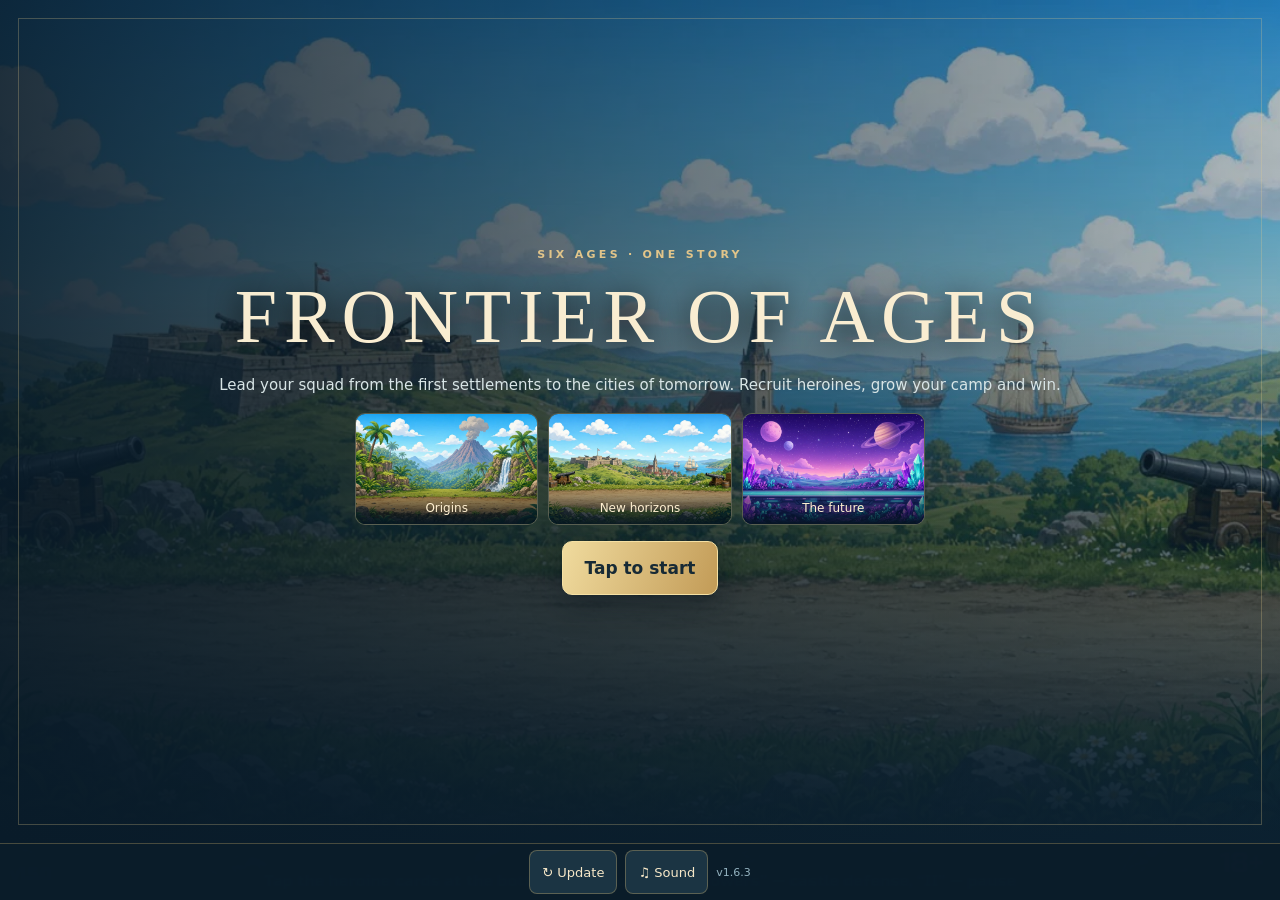
<file: index.html>
<!doctype html><html lang="ru"><head><meta charset="utf-8"><meta name="viewport" content="width=device-width,initial-scale=1,viewport-fit=cover"><meta name="apple-mobile-web-app-capable" content="yes"><meta name="apple-mobile-web-app-status-bar-style" content="black-translucent"><meta name="theme-color" content="#0b1527"><title>Рубеж Эпох</title><link rel="manifest" href="index.manifest.json"><link rel="apple-touch-icon" href="index.apple-touch-icon.png"><link rel="icon" href="index.icon.png"><style>
*{box-sizing:border-box}html,body{margin:0;width:100%;height:100%;overflow:hidden;background:#0b1527;color:#f6e6be;font:15px system-ui;overscroll-behavior:none}#surface{position:fixed;inset:env(safe-area-inset-top) env(safe-area-inset-right) env(safe-area-inset-bottom) env(safe-area-inset-left);overflow:hidden}#game-frame{position:absolute;border:0;transform-origin:top left;background:#0b1527}#hint{display:none;position:absolute;left:16px;right:16px;top:16px;text-align:center;pointer-events:none;line-height:1.5}#hint b{display:block;font-size:20px;color:#f2d58d}#hint p{margin:7px 0;color:#bdcddc;font-size:14px}.portrait #hint{display:block}
</style><script src="viewport.js" defer></script></head><body><main id="surface"><div id="hint"><b>Рубеж эпох</b><p>Весь интерфейс доступен в широком режиме.<br>Поверни телефон, чтобы увеличить игру.</p></div><iframe id="game-frame" title="Рубеж эпох — игровой экран" allow="autoplay; fullscreen; gamepad" src="game.html"></iframe></main></body></html>
</file>
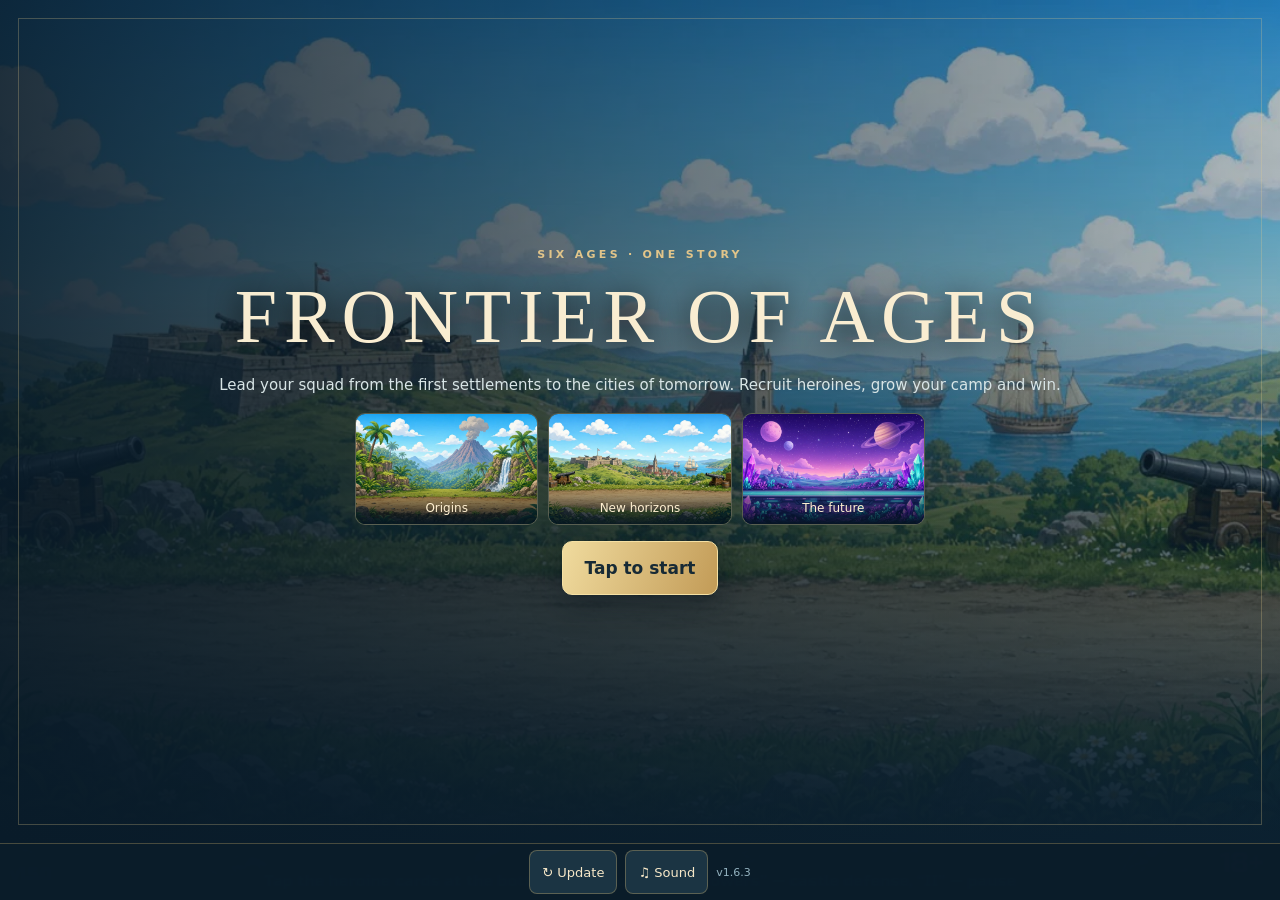
<file: game.html>
<!DOCTYPE html>
<html lang="ru">
	<head>
		<meta charset="utf-8">
		<meta name="viewport" content="width=device-width, height=device-height, initial-scale=1, maximum-scale=1, user-scalable=no, viewport-fit=cover">
		<title>Рубеж Эпох</title>
		<style>
html, body, #canvas {
	margin: 0;
	padding: 0;
	border: 0;
}

body {
	color: white;
	background-color: black;
	overflow: hidden;
	touch-action: none;
}

#canvas {
	display: block;
}

#canvas:focus {
	outline: none;
}

#status, #status-splash, #status-progress {
	position: absolute;
	left: 0;
	right: 0;
}

#status, #status-splash {
	top: 0;
	bottom: 0;
}

#status {
	background-color: #1f3359;
	display: flex;
	flex-direction: column;
	justify-content: center;
	align-items: center;
	visibility: hidden;
}

#status-splash {
	max-height: 100%;
	max-width: 100%;
	margin: auto;
}

#status-splash.show-image--false {
	display: none;
}

#status-splash.fullsize--true {
	height: 100%;
	width: 100%;
	object-fit: contain;
}

#status-splash.use-filter--false {
	image-rendering: pixelated;
}

#status-progress, #status-notice {
	display: none;
}

#status-progress {
	bottom: 10%;
	width: 50%;
	margin: 0 auto;
}

#status-notice {
	background-color: #5b3943;
	border-radius: 0.5rem;
	border: 1px solid #9b3943;
	color: #e0e0e0;
	font-family: 'Noto Sans', 'Droid Sans', Arial, sans-serif;
	line-height: 1.3;
	margin: 0 2rem;
	overflow: hidden;
	padding: 1rem;
	text-align: center;
	z-index: 1;
}
		</style>
		<link id="-gd-engine-icon" rel="icon" type="image/png" href="index.icon.png" />
<link rel="apple-touch-icon" href="index.apple-touch-icon.png"/>
<link rel="manifest" href="index.manifest.json">

	<!-- MOBILE/PWA: iPhone (Safari → «На экран Домой») -->
<meta name="apple-mobile-web-app-capable" content="yes">
<meta name="mobile-web-app-capable" content="yes">
<meta name="apple-mobile-web-app-status-bar-style" content="black-translucent">
<meta name="apple-mobile-web-app-title" content="Рубеж Эпох">
<meta name="theme-color" content="#1f3359">
<link rel="apple-touch-icon" sizes="180x180" href="index.180x180.png">
<script>
  // v1.4.1: ограничение FPS на web — пропуском кадров requestAnimationFrame.
  // Engine.max_fps / low_processor_usage_mode в Godot на web ждут кадр «активным ожиданием» (performance.now в цикле) —
  // процессор крутится на 100% и телефон греется даже в «Экономном». Поэтому на web движок работает без лимита,
  // а частоту задаём здесь: rzSetFps(30) — пропускаем лишние вызовы rAF (ожидание бесплатное, поток спит).
  (function () {
    var R = window.requestAnimationFrame.bind(window), C = window.cancelAnimationFrame.bind(window);
    var fps = 0, last = 0, seq = 0, ids = {}, curT = -1, allow = true;
    window.rzSetFps = function (n) { fps = +n || 0; };
    window.rzGetFps = function () { return fps; };
    window.requestAnimationFrame = function (cb) {
      var my = ++seq;
      var w = function (t) {
        // Решение «рисуем ли этот кадр» принимается один раз на кадр (по метке t) — общее для всех колбэков.
        if (t !== curT) {
          curT = t;
          if (fps > 0 && fps < 58) {
            var iv = 1000 / fps;
            allow = !(t - last < iv - 4);
            if (allow) last = (t - last > iv * 2) ? t : last + iv;
          } else { allow = true; last = t; }
        }
        if (!allow) { ids[my] = R(w); return; }
        delete ids[my];
        cb(t);
      };
      ids[my] = R(w);
      return my;
    };
    window.cancelAnimationFrame = function (id) { if (ids[id] !== undefined) { C(ids[id]); delete ids[id]; } };
  })();
</script>
<script>
  // v1.4.0: режим графики «Экономный» — ограничиваем плотность пикселей холста (Godot читает devicePixelRatio
  // каждый кадр). На iPhone 3x → 1.5x: в ~4 раза меньше пикселей, телефон не греется. «Стандартный» — не выше 2x.
  (function () {
    var desc = Object.getOwnPropertyDescriptor(window, 'devicePixelRatio') || Object.getOwnPropertyDescriptor(Window.prototype, 'devicePixelRatio');
    var real = function () { try { return desc && desc.get ? desc.get.call(window) : 1; } catch (e) { return 1; } };
    var caps = { eco: 1.5, std: 2.0 }, mode = 'eco';
    try { mode = localStorage.getItem('rz_gfx') || 'eco'; } catch (e) {}
    var q = location.search.match(/[?&]gfx=(eco|std)/); if (q) mode = q[1];
    var cap = caps[mode] || 1.5;
    window.rzRealDPR = real;
    window.rzSetDPRCap = function (c) { cap = c; try { window.dispatchEvent(new Event('resize')); } catch (e) {} };
    try { Object.defineProperty(window, 'devicePixelRatio', { configurable: true, get: function () { return Math.min(real() || 1, cap); } }); } catch (e) {}
  })();
  // v1.4.0: язык экрана «Коснитесь» (игра сама хранит выбор и пишет его сюда же)
  window.rzLang = (function () {
    var q = location.search.match(/[?&]lang=(ru|en|he)/); if (q) return q[1];
    try { var s = localStorage.getItem('rz_lang'); if (s) return s; } catch (e) {}
    var l = (navigator.language || 'en').slice(0, 2).toLowerCase();
    if (l === 'he' || l === 'iw') return 'he';
    return ['ru', 'uk', 'be', 'kk', 'ky', 'uz', 'tg', 'hy', 'ka', 'az'].indexOf(l) >= 0 ? 'ru' : 'en';
  })();
</script>
<style>
  html, body { background:#0d1428; overscroll-behavior:none; -webkit-user-select:none; user-select:none;
               -webkit-touch-callout:none; -webkit-tap-highlight-color:transparent; touch-action:none; }
  #canvas { touch-action:none; }
</style>
<style>
  #rz-tap { position:fixed; inset:0; z-index:9990; display:flex; flex-direction:column; align-items:center; justify-content:center;
    background:radial-gradient(ellipse at center, rgba(31,51,89,.92), rgba(8,12,26,.97)); color:#fff; cursor:pointer;
    font-family:-apple-system,system-ui,sans-serif; text-align:center; -webkit-user-select:none; user-select:none; }
  #rz-tap h1 { margin:0 0 10px; font-size:min(9vw,54px); color:#ffd84d; text-shadow:0 3px 10px rgba(0,0,0,.6); letter-spacing:1px; }
  #rz-tap .go { font-size:min(5.5vw,28px); padding:14px 30px; border-radius:40px; background:#e8892c; box-shadow:0 4px 0 #9a5414;
    animation:rzp 1.4s ease-in-out infinite; }
  #rz-tap .ver { position:absolute; left:calc(env(safe-area-inset-left) + 14px); bottom:calc(env(safe-area-inset-bottom) + 10px); font-size:14px; opacity:.75; }
  #rz-tap .dbg { position:absolute; right:calc(env(safe-area-inset-right) + 14px); bottom:calc(env(safe-area-inset-bottom) + 8px);
    font-size:14px; padding:8px 14px; border-radius:18px; background:rgba(255,255,255,.15); border:1px solid rgba(255,255,255,.35); }
  @keyframes rzp { 0%,100%{transform:scale(1)} 50%{transform:scale(1.06)} }
  #rz-diag { position:fixed; z-index:10000; left:calc(env(safe-area-inset-left) + 8px); right:calc(env(safe-area-inset-right) + 8px);
    top:8px; bottom:8px; overflow:auto; -webkit-overflow-scrolling:touch; touch-action:pan-y; display:none; background:rgba(10,14,28,.96); color:#e8eefc;
    border:1px solid #4a5f99; border-radius:12px; padding:10px 12px; font:13px/1.35 ui-monospace,Menlo,monospace; }
  #rz-diag button { font:15px -apple-system,system-ui,sans-serif; margin:4px 6px 4px 0; padding:9px 12px; border-radius:10px; border:0;
    background:#3b5bb5; color:#fff; }
  #rz-diag button.w { background:#2e9a4c } #rz-diag button.r { background:#9a3b3b }
  #rz-diag pre { white-space:pre-wrap; margin:6px 0 0; }
</style>
<script>
  // v1.3.4 — звук на iPhone, вариант «надёжно»:
  //  • экран «Коснитесь, чтобы начать»: внутри касания создаём/возобновляем AudioContext, играем короткий сигнал через Web Audio
  //    и через <audio>, ставим navigator.audioSession.type = 'playback' (iOS 17+: не глушится переключателем «Бесшумно»);
  //  • контекст, созданный в жесте, отдаём движку Godot (он не создаёт свой «заблокированный»); sampleRate не навязываем —
  //    iOS работает на 48 кГц (BT-гарнитуры — 16/48 кГц), Godot сам подстраивается под ctx.sampleRate;
  //  • возобновление на каждом жесте, после фона/звонка (iOS-состояние "interrupted"), пауза звука в фоне;
  //  • диагностика: ?audiodebug=1 или кнопка «Проверка звука».
  (function () {
    var VERSION = '1.6.3';
    window.RUBEZH_VERSION = VERSION;
    var AC = window.AudioContext || window.webkitAudioContext;
    var ctxs = [], primed = null, primedTaken = false, log = [];
    function L(m) { log.push(new Date().toTimeString().slice(0, 8) + ' ' + m); if (log.length > 40) log.shift(); }
    function track(c, who) { ctxs.push(c); L('AudioContext #' + ctxs.length + ' (' + who + ') ' + c.state + ' ' + c.sampleRate + ' Гц');
      try { c.addEventListener('statechange', function () { L('ctx -> ' + c.state); if (c.state !== 'running' && c.state !== 'closed' && !document.hidden) setTimeout(function () { resumeAll(false); }, 250); }); } catch (e) {}
      return c; }
    if (AC) {
      var Wrapped = function (opts) {
        if (primed && !primedTaken && primed.state !== 'closed') { primedTaken = true; L('движок получил контекст из касания'); return primed; }
        var c; try { c = new AC(); } catch (e) { c = new AC(opts); }   // без sampleRate: родная частота устройства
        primedTaken = true; return track(c, 'движок');
      };
      Wrapped.prototype = AC.prototype;
      window.AudioContext = Wrapped; if (window.webkitAudioContext) window.webkitAudioContext = Wrapped;
    }
    // Индикатор: доходит ли реальный сигнал до выхода (динамик/наушники). Анализатор → gain 0 → destination, звук не меняет.
    var outPeak = 0, outMax = 0, conn = window.AudioNode && AudioNode.prototype.connect;
    function meter(c) {
      if (c.__rzm) return c.__rzm;
      try { var a = c.createAnalyser(), g = c.createGain(); a.fftSize = 1024; g.gain.value = 0; a.__rz = g.__rz = 1;
        conn.call(a, g); conn.call(g, c.destination); c.__rzm = a; var buf = new Float32Array(1024);
        setInterval(function () { if (!diag || diag.style.display === 'none') return; a.getFloatTimeDomainData(buf); var m = 0;
          for (var i = 0; i < buf.length; i++) { var x = buf[i] < 0 ? -buf[i] : buf[i]; if (x > m) m = x; } outPeak = m; if (m > outMax) outMax = m; }, 100);
      } catch (e) { c.__rzm = null; }
      return c.__rzm;
    }
    if (conn) AudioNode.prototype.connect = function (t) {
      var r = conn.apply(this, arguments);
      try { if (!this.__rz && window.AudioDestinationNode && t instanceof AudioDestinationNode) { var m = meter(this.context); if (m) conn.call(this, m); } } catch (e) {}
      return r;
    };
    var hasSession = !!(navigator.audioSession && 'type' in navigator.audioSession);
    function setSession() { try { if (hasSession && navigator.audioSession.type !== 'playback') { navigator.audioSession.type = 'playback'; L('audioSession = playback'); } } catch (e) { L('audioSession err ' + e); } }
    setSession();
    function wavUrl(freq, sec, amp) {   // WAV в памяти: тишина (freq=0) или тон
      var sr = 22050, n = Math.round(sr * sec), b = new ArrayBuffer(44 + n * 2), v = new DataView(b),
          w = function (o, t) { for (var i = 0; i < t.length; i++) v.setUint8(o + i, t.charCodeAt(i)); };
      w(0, 'RIFF'); v.setUint32(4, 36 + n * 2, true); w(8, 'WAVEfmt '); v.setUint32(16, 16, true); v.setUint16(20, 1, true); v.setUint16(22, 1, true);
      v.setUint32(24, sr, true); v.setUint32(28, sr * 2, true); v.setUint16(32, 2, true); v.setUint16(34, 16, true); w(36, 'data'); v.setUint32(40, n * 2, true);
      for (var i = 0; i < n; i++) { var env = Math.min(1, i / 400, (n - i) / 2000);
        v.setInt16(44 + i * 2, freq ? Math.round(Math.sin(2 * Math.PI * freq * i / sr) * amp * env * 32767) : 0, true); }
      return URL.createObjectURL(new Blob([b], { type: 'audio/wav' }));
    }
    var silent = null, beepUrl = null;
    function playSilent() {   // запасной путь для iOS < 17: тихий <audio> переводит звук страницы в «медиа»
      if (hasSession || document.hidden) return;
      try { if (!silent) { silent = new Audio(wavUrl(0, 0.5, 0)); silent.loop = true; silent.setAttribute('playsinline', ''); silent.setAttribute('x-webkit-airplay', 'deny'); }
            if (silent.paused) { var p = silent.play(); if (p && p.catch) p.catch(function (e) { L('silent audio: ' + e.name); }); } } catch (e) {}
    }
    function htmlBeep() {
      try { if (!beepUrl) beepUrl = wavUrl(880, 0.35, 0.35); var a = new Audio(beepUrl); a.setAttribute('playsinline', '');
            var p = a.play(); L('HTML audio: play()'); if (p && p.then) p.then(function () { L('HTML audio: играет'); }, function (e) { L('HTML audio ОШИБКА: ' + e.name); }); } catch (e) { L('HTML audio ОШИБКА ' + e); }
    }
    function chime(c, loud) {   // короткий сигнал прямо в destination контекста (в обход Godot)
      try { var t = c.currentTime + 0.02, g = c.createGain(), o = c.createOscillator(); o.type = 'triangle';
            o.frequency.setValueAtTime(660, t); o.frequency.setValueAtTime(990, t + 0.12);
            g.gain.setValueAtTime(0.0001, t); g.gain.exponentialRampToValueAtTime(loud ? 0.35 : 0.18, t + 0.02); g.gain.exponentialRampToValueAtTime(0.0001, t + 0.32);
            o.connect(g); g.connect(c.destination); o.start(t); o.stop(t + 0.35); L('WebAudio сигнал (' + c.state + ')'); } catch (e) { L('WebAudio ОШИБКА ' + e); }
    }
    function kick(c) { try { var b = c.createBuffer(1, 1, 22050), s = c.createBufferSource(); s.buffer = b; s.connect(c.destination); s.start(0); } catch (e) {} }
    function resumeAll(gesture) {
      if (document.hidden) return;
      setSession();
      if (gesture) playSilent();
      ctxs.forEach(function (c) {
        if (c.state === 'closed') return;
        if (c.state !== 'running') { try { var p = c.resume(); if (p && p.catch) p.catch(function (e) { L('resume ОШИБКА ' + e.name); }); } catch (e) {} }
        if (gesture) kick(c);
      });
    }
    function mainCtx() {
      for (var i = 0; i < ctxs.length; i++) if (ctxs[i].state !== 'closed') return ctxs[i];
      if (!AC) return null;
      try { primed = track(new AC(), 'касание'); } catch (e) { L('AudioContext ОШИБКА ' + e); return null; }
      return primed;
    }
    // Главная разблокировка — синхронно внутри касания экрана «Коснитесь, чтобы начать».
    function unlockTap() {
      setSession();
      var c = mainCtx();
      resumeAll(true);
      if (c) chime(c, false);
      htmlBeep();
    }
    function onGesture() { resumeAll(true); }
    ['touchend', 'pointerup', 'mousedown', 'click', 'keydown'].forEach(function (ev) {
      window.addEventListener(ev, onGesture, { capture: true, passive: true });
    });
    function onHidden() {
      ctxs.forEach(function (c) { try { if (c.state === 'running') c.suspend(); } catch (e) {} });
      if (silent && !silent.paused) try { silent.pause(); } catch (e) {}
    }
    document.addEventListener('visibilitychange', function () { if (document.hidden) onHidden(); else resumeAll(false); });
    window.addEventListener('pagehide', onHidden);
    window.addEventListener('pageshow', function () { resumeAll(false); });
    window.addEventListener('focus', function () { resumeAll(false); });
    document.addEventListener('gesturestart', function (e) { e.preventDefault(); });

    // Обновление: новый service worker сразу берёт управление — перезагружаем страницу один раз.
    if ('serviceWorker' in navigator) {
      var hadCtl = !!navigator.serviceWorker.controller, reloaded = false;
      navigator.serviceWorker.addEventListener('controllerchange', function () {
        L('service worker обновлён'); if (hadCtl && !reloaded && tapVisible()) { reloaded = true; location.reload(); } });
      window.addEventListener('load', function () { navigator.serviceWorker.getRegistration().then(function (r) { if (r) r.update().catch(function () {}); }); });
    }

    // ---------- экран «Коснитесь, чтобы начать» и диагностика ----------
    var tap = null, diag = null, timer = 0, debugWanted = /[?&]audiodebug=1/.test(location.search);
    function tapVisible() { return tap && tap.style.display !== 'none'; }
    function buildTap() {
      tap = document.createElement('div'); tap.id = 'rz-tap';
      var T = { ru: ['РУБЕЖ ЭПОХ', 'Коснитесь, чтобы начать', 'Проверка звука'], en: ['FRONTIER OF AGES', 'Tap to start', 'Sound check'],
                he: ['גבול העידנים', 'גע/י כדי להתחיל', 'בדיקת צליל'] }[window.rzLang] || ['РУБЕЖ ЭПОХ', 'Коснитесь, чтобы начать', 'Проверка звука'];
      if (window.rzLang === 'he') tap.dir = 'rtl';
      tap.innerHTML = '<h1>' + T[0] + '</h1><button type="button" class="go">' + T[1] + '</button><div class="ver">v' + VERSION + '</div><div class="dbg">' + T[2] + '</div>';
      var tapStart = null;
      tap.addEventListener('touchstart', function(e){var t=e.touches[0];tapStart=t?[t.clientX,t.clientY]:null;},{passive:true});
      var done = function (e) {
        if (e.target.closest && e.target.closest('[data-portal-action]')) return;
        var isDbg = e.target && e.target.classList && e.target.classList.contains('dbg');
        if (!isDbg && !(e.target.closest && e.target.closest('.go'))) return;
        if(e.changedTouches && tapStart){var pt=e.changedTouches[0];if(pt && Math.hypot(pt.clientX-tapStart[0],pt.clientY-tapStart[1])>10)return;}
        unlockTap(); tap.style.display = 'none'; window.dispatchEvent(new Event('rubezh-started'));
        if (isDbg || debugWanted) openDiag();
        if (e.cancelable) e.preventDefault();
      };
      tap.addEventListener('touchend', done, false);
      tap.addEventListener('click', done, false);
      document.body.appendChild(tap);
    }
    function btn(txt, cls, fn) { var b = document.createElement('button'); b.textContent = txt; if (cls) b.className = cls;
      b.addEventListener('click', function (e) { e.stopPropagation(); fn(); refresh(); }); return b; }
    function openDiag() {
      if (!diag) {
        diag = document.createElement('div'); diag.id = 'rz-diag';
        var row = document.createElement('div');
        row.appendChild(btn('Тест WebAudio', 'w', function () { resumeAll(true); var c = mainCtx(); if (c) chime(c, true); }));
        row.appendChild(btn('Тест HTML audio', 'w', function () { resumeAll(true); htmlBeep(); }));
        row.appendChild(btn('Тест Godot звук', 'w', function () { resumeAll(true); window.rubezhGodotTest = (window.rubezhGodotTest || 0) + 1; L('Godot тест #' + window.rubezhGodotTest); }));
        row.appendChild(btn('Обновить игру', 'r', function () { hardUpdate(); }));
        row.appendChild(btn('Закрыть', '', function () { diag.style.display = 'none'; clearInterval(timer); }));
        diag.appendChild(row);
        var pre = document.createElement('pre'); pre.id = 'rz-diag-pre'; diag.appendChild(pre);
        diag.addEventListener('touchend', function (e) { e.stopPropagation(); }, false);
        document.body.appendChild(diag);
      }
      diag.style.display = 'block'; refresh(); clearInterval(timer); timer = setInterval(refresh, 500);
    }
    var cacheNames = '…';
    function refresh() {
      if (!diag) return;
      if (window.caches) caches.keys().then(function (k) { cacheNames = k.map(function (n) { return n.split('-sw-cache-')[1] || n; }).join(', ') || 'нет'; });
      var g = window.rubezhGodotAudio, lines = [];
      lines.push('Версия страницы: v' + VERSION + '   Godot: ' + (g ? 'v' + g.version : '— (игра ещё грузится)'));
      lines.push('Service worker: ' + (navigator.serviceWorker && navigator.serviceWorker.controller ? 'активен' : 'нет') + '   кэш: ' + cacheNames);
      lines.push('AudioContext: ' + ctxs.length + ' шт. ' + ctxs.map(function (c, i) { return '#' + (i + 1) + ' ' + c.state + ' ' + c.sampleRate + 'Гц t=' + c.currentTime.toFixed(1) +
        (c.baseLatency ? ' lat=' + (c.baseLatency * 1000).toFixed(0) + 'мс' : ''); }).join(' | '));
      lines.push('Сигнал на выходе: сейчас ' + outPeak.toFixed(3) + ', максимум ' + outMax.toFixed(3) + (outMax > 0.005 ? '  ✔ звук идёт' : '  ✘ тишина'));
      lines.push('audioSession: ' + (hasSession ? navigator.audioSession.type + ' / ' + (navigator.audioSession.state || '?') : 'нет (iOS < 17?)') + '   тихий <audio>: ' + (silent ? (silent.paused ? 'пауза' : 'играет') : 'нет'));
      if (g) {
        lines.push('Godot: mix_rate=' + g.mix_rate + ' режим=' + (g.playback_type === 1 ? 'sample' : g.playback_type === 0 ? 'stream' : g.playback_type) +
          '  музыка «' + g.music + '» ' + (g.music_playing ? 'играет' : 'НЕ играет') + '  звуков сейчас: ' + g.sfx_playing);
        lines.push('Громкость (настройки): музыка ' + Math.round(g.music_vol * 100) + '%  звуки ' + Math.round(g.sfx_vol * 100) + '%  голос ' + Math.round(g.voice_vol * 100) + '%');
        lines.push('Шины: ' + g.buses.map(function (b) { return b.name + ' ' + b.db + 'дБ' + (b.mute ? ' MUTE' : ''); }).join(', '));
      }
      lines.push('Устройство: ' + navigator.userAgent.replace(/^Mozilla\/5.0 /, '').slice(0, 110) + (navigator.standalone ? '  [с экрана Домой]' : ''));
      lines.push('');
      lines.push('Журнал:'); lines = lines.concat(log.slice(-14).reverse());
      document.getElementById('rz-diag-pre').textContent = lines.join('\n');
    }
    function hardUpdate() {
      if(window.rzUpdate)window.rzUpdate();
    }
    window.rubezhAudioState = function () {
      return { version: VERSION, contexts: ctxs.map(function (c) { return c.state + '@' + c.sampleRate; }),
               session: hasSession ? navigator.audioSession.type : 'n/a', silentLoop: !!(silent && !silent.paused), log: log.slice() };
    };
    window.rubezhOpenAudioDebug = openDiag;
    if (document.body) buildTap(); else document.addEventListener('DOMContentLoaded', buildTap);
  })();
</script>
<!-- v1.3.1: safe area (вырез/«чёлка», индикатор Home) для адаптивного HUD. Godot читает через JavaScriptBridge. -->
<style>#rubezh-safe-probe { position:fixed; left:0; top:0; width:0; height:0; visibility:hidden; pointer-events:none;
  padding:env(safe-area-inset-top) env(safe-area-inset-right) env(safe-area-inset-bottom) env(safe-area-inset-left); }</style>
<script>
  window.rubezhSafe = function () {
    if(window.frameElement && window.frameElement.id === "game-frame") return [0,0,0,0,window.innerWidth,window.innerHeight].join(",");
    var p = document.getElementById('rubezh-safe-probe');
    if (!p && document.body) { p = document.createElement('div'); p.id = 'rubezh-safe-probe'; document.body.appendChild(p); }
    var l = 0, t = 0, r = 0, b = 0;
    if (p) { var cs = getComputedStyle(p); l = parseFloat(cs.paddingLeft) || 0; t = parseFloat(cs.paddingTop) || 0;
             r = parseFloat(cs.paddingRight) || 0; b = parseFloat(cs.paddingBottom) || 0; }
    var w = window.innerWidth, h = window.innerHeight;
    return [l, t, r, b, w, h].join(',');
  };
</script>

<link rel="stylesheet" href="royal.css">
<script src="portal.js" defer></script>
</head>
	<body>
		<canvas id="canvas">
			Your browser does not support the canvas tag.
		</canvas>

		<noscript>
			Your browser does not support JavaScript.
		</noscript>

		<div id="status">
			<img id="status-splash" class="show-image--true fullsize--true use-filter--true" src="index.png" alt="">
			<progress id="status-progress"></progress>
			<div id="status-notice"></div>
		</div>

		<script src="index.js"></script>
		<script>
const GODOT_CONFIG = {"args":[],"canvasResizePolicy":2,"emscriptenPoolSize":8,"ensureCrossOriginIsolationHeaders":false,"executable":"index","experimentalVK":false,"fileSizes":{"index.pck":26610084,"index.wasm":39514754},"focusCanvas":true,"gdextensionLibs":[],"godotPoolSize":4,"serviceWorker":"index.service.worker.js"};
const GODOT_THREADS_ENABLED = false;
const engine = new Engine(GODOT_CONFIG);

(function () {
	const statusOverlay = document.getElementById('status');
	const statusProgress = document.getElementById('status-progress');
	const statusNotice = document.getElementById('status-notice');

	let initializing = true;
	let statusMode = '';

	function setStatusMode(mode) {
		if (statusMode === mode || !initializing) {
			return;
		}
		if (mode === 'hidden') {
			statusOverlay.remove();
			initializing = false;
			return;
		}
		statusOverlay.style.visibility = 'visible';
		statusProgress.style.display = mode === 'progress' ? 'block' : 'none';
		statusNotice.style.display = mode === 'notice' ? 'block' : 'none';
		statusMode = mode;
	}

	function setStatusNotice(text) {
		while (statusNotice.lastChild) {
			statusNotice.removeChild(statusNotice.lastChild);
		}
		const lines = text.split('\n');
		lines.forEach((line) => {
			statusNotice.appendChild(document.createTextNode(line));
			statusNotice.appendChild(document.createElement('br'));
		});
	}

	function displayFailureNotice(err) {
		console.error(err);
		if (err instanceof Error) {
			setStatusNotice(err.message);
		} else if (typeof err === 'string') {
			setStatusNotice(err);
		} else {
			setStatusNotice('An unknown error occurred.');
		}
		setStatusMode('notice');
		initializing = false;
	}

	const missing = Engine.getMissingFeatures({
		threads: GODOT_THREADS_ENABLED,
	});

	if (missing.length !== 0) {
		if (GODOT_CONFIG['serviceWorker'] && GODOT_CONFIG['ensureCrossOriginIsolationHeaders'] && 'serviceWorker' in navigator) {
			let serviceWorkerRegistrationPromise;
			try {
				serviceWorkerRegistrationPromise = navigator.serviceWorker.getRegistration();
			} catch (err) {
				serviceWorkerRegistrationPromise = Promise.reject(new Error('Service worker registration failed.'));
			}
			// There's a chance that installing the service worker would fix the issue
			Promise.race([
				serviceWorkerRegistrationPromise.then((registration) => {
					if (registration != null) {
						return Promise.reject(new Error('Service worker already exists.'));
					}
					return registration;
				}).then(() => engine.installServiceWorker()),
				// For some reason, `getRegistration()` can stall
				new Promise((resolve) => {
					setTimeout(() => resolve(), 2000);
				}),
			]).then(() => {
				// Reload if there was no error.
				window.location.reload();
			}).catch((err) => {
				console.error('Error while registering service worker:', err);
			});
		} else {
			// Display the message as usual
			const missingMsg = 'Error\nThe following features required to run Godot projects on the Web are missing:\n';
			displayFailureNotice(missingMsg + missing.join('\n'));
		}
	} else {
		setStatusMode('progress');
		engine.startGame({
			'onProgress': function (current, total) {
				if (current > 0 && total > 0) {
					statusProgress.value = current;
					statusProgress.max = total;
				} else {
					statusProgress.removeAttribute('value');
					statusProgress.removeAttribute('max');
				}
			},
		}).then(() => {
			setStatusMode('hidden');
		}, displayFailureNotice);
	}
}());
		</script>
	</body>
</html>
</file>
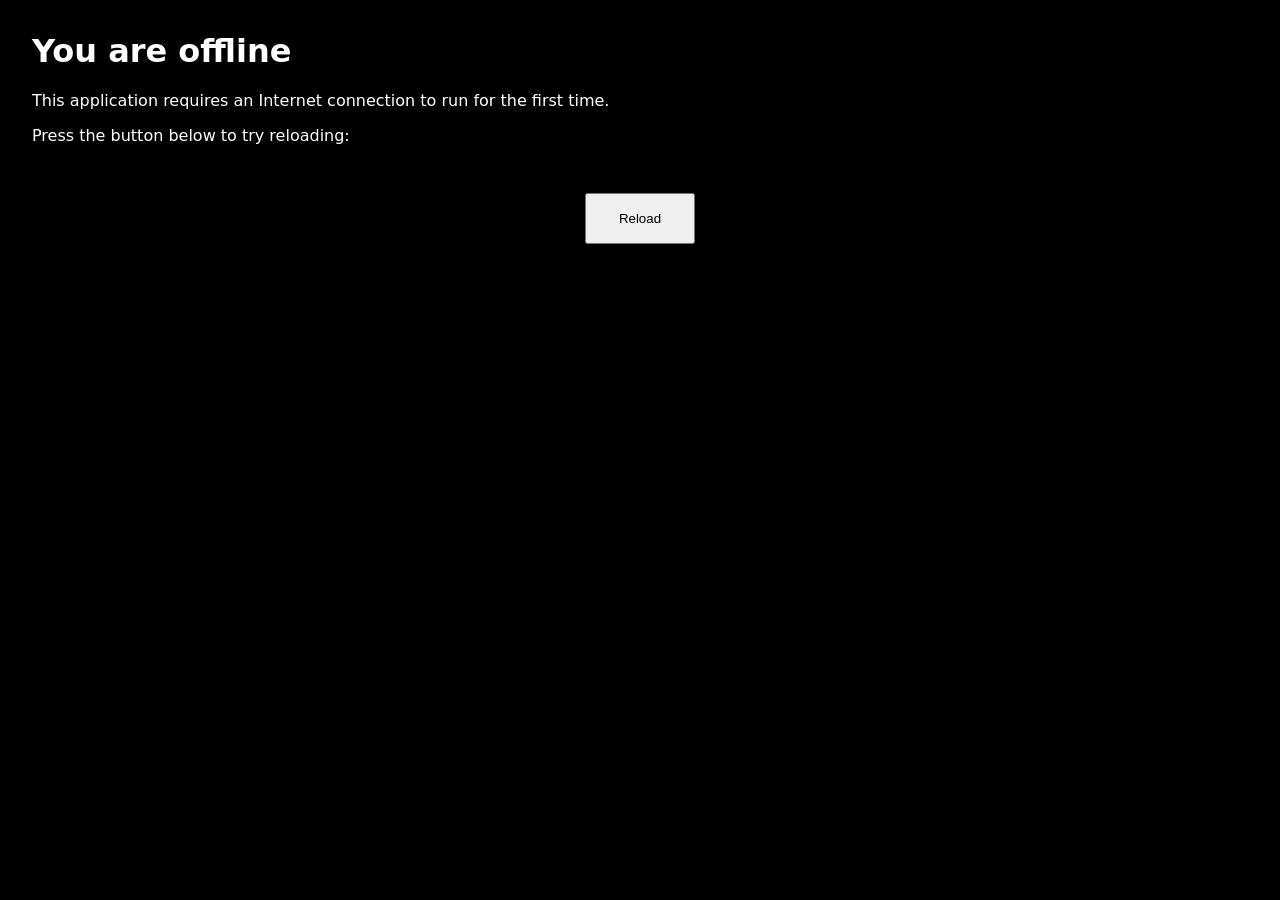
<file: index.offline.html>
<!DOCTYPE html>
<html lang="en">
	<head>
		<meta charset="utf-8">
		<meta http-equiv="X-UA-Compatible" content="IE=edge">
		<meta name="viewport" content="width=device-width, initial-scale=1">
		<title>You are offline</title>
		<style>
html {
	background-color: #000000;
	color: #ffffff;
}

body {
	font-family: system-ui, -apple-system, "Segoe UI", Roboto, "Helvetica Neue", Arial, "Noto Sans", sans-serif, "Apple Color Emoji", "Segoe UI Emoji", "Segoe UI Symbol", "Noto Color Emoji";
	margin: 2rem;
}

p {
	margin-block: 1rem;
}

button {
	display: block;
	padding: 1rem 2rem;
	margin: 3rem auto 0;
}
		</style>
	</head>
	<body>
		<h1>You are offline</h1>
		<p>This application requires an Internet connection to run for the first time.</p>
		<p>Press the button below to try reloading:</p>
		<button type="button">Reload</button>
		<script>
document.querySelector('button').addEventListener('click', () => {
	window.location.reload();
});
		</script>
	</body>
</html>
</file>
<file: royal.css>
:root{color-scheme:dark;--ivory:#f9edd1;--gold:#d9b875}
#rz-tap{isolation:isolate;background:linear-gradient(90deg,#091b29e8,#102c3e55),linear-gradient(0deg,#091b29 1%,transparent 65%),url('art/age-4.webp') center/cover;justify-content:center;padding:40px 24px 95px;box-sizing:border-box;gap:18px}
#rz-tap:before{content:'';position:absolute;inset:18px;border:1px solid #e3c98b44;pointer-events:none;z-index:-1}
#rz-tap h1{font-family:Georgia,serif;font-size:clamp(35px,7vw,76px);font-weight:normal;letter-spacing:.09em;color:var(--ivory);line-height:1.05;margin:0;text-shadow:0 4px 30px #000}
.portal-kicker{font:600 11px system-ui;letter-spacing:.3em;text-transform:uppercase;color:#e2c58a;order:-1}.portal-copy{max-width:480px;font:15px/1.65 system-ui;color:#d8e5e6;margin:0}.portal-ages{display:grid;grid-template-columns:repeat(3,minmax(0,1fr));gap:10px;width:min(570px,100%)}.portal-age{margin:0;position:relative;height:112px;overflow:hidden;border:1px solid #c5ad7766;border-radius:10px;background:#102b39}.portal-age img{width:100%;height:100%;object-fit:cover}.portal-age figcaption{position:absolute;inset:auto 0 0;padding:20px 5px 9px;background:linear-gradient(transparent,#061622ee);font:12px system-ui;color:#fff0d1}
#rz-tap .go{order:3;font:600 17px system-ui;animation:none;background:linear-gradient(110deg,#f0db9e,#c29b57);color:#172a35;padding:17px 34px;border:1px solid #f5e0a3;border-radius:10px;box-shadow:0 8px 30px #07121a80;cursor:pointer;min-height:54px}
#rz-tap .dbg{bottom:calc(env(safe-area-inset-bottom) + 63px);font-size:12px;padding:9px 12px;background:#132b3e;border-color:#a7bbbd44;border-radius:8px}#rz-tap .ver{bottom:calc(env(safe-area-inset-bottom) + 68px);font:12px system-ui}
#portal-tools{position:fixed;z-index:9995;bottom:0;left:0;right:0;display:flex;justify-content:center;gap:12px;padding:6px max(8px,env(safe-area-inset-right)) calc(6px + env(safe-area-inset-bottom)) max(8px,env(safe-area-inset-left));background:#0b1e2bf5;border-top:1px solid #c3a76b55;font:13px system-ui;touch-action:manipulation}
#portal-tools button{min-height:36px;border:1px solid #bba66b66;background:#1b3443;color:#f7e8c8;border-radius:8px;padding:6px 15px;font:inherit;cursor:pointer}#portal-tools button:disabled{opacity:.55}#portal-version{align-self:center;color:#93b2bf;font-size:11px}
#portal-message{position:fixed;z-index:10010;left:50%;transform:translateX(-50%);bottom:calc(env(safe-area-inset-bottom) + 64px);width:min(420px,calc(100% - 44px));box-sizing:border-box;background:#122b3c;color:#f6ebd1;border:1px solid #cfb575;border-radius:14px;padding:16px;font:14px/1.5 system-ui;box-shadow:0 8px 36px #0008;touch-action:manipulation}#portal-message[hidden]{display:none}#portal-message button{padding:12px 18px;background:#e4c784;color:#142b38;border:0;border-radius:8px;font:600 14px system-ui;margin:10px 8px 0 0;min-height:44px}
#status{background:radial-gradient(ellipse,#294c5c,#091b2b)}#status-splash{opacity:.3}#status-progress{accent-color:#e1c78c;height:9px;width:min(420px,75%);bottom:20%}#status-notice{background:#213746;border-color:#c8a971;color:#fff1d2}
@media(orientation:landscape) and (max-height:550px){#rz-tap{padding:18px 90px 80px;gap:10px}#rz-tap h1{font-size:38px}.portal-ages{display:none}.portal-copy{font-size:13px;max-width:540px}#rz-tap .go{padding:12px 25px;min-height:44px}.portal-kicker{font-size:10px}}
@media(max-width:400px){.portal-age{height:92px}.portal-copy{font-size:13px}#rz-tap{gap:16px;padding-left:20px;padding-right:20px}}
@media(prefers-reduced-motion:reduce){#rz-tap *{animation:none!important}}

/* 1.6.1: measured chrome, safe-area layout and scrollable short screens. */
:root{--portal-height:calc(57px + env(safe-area-inset-bottom,0px))}
#rz-tap,#rz-tap *,#portal-tools,#portal-tools *,#portal-message,#portal-message *{box-sizing:border-box}
#rz-tap{bottom:var(--portal-height);padding:calc(env(safe-area-inset-top) + 28px) max(20px,env(safe-area-inset-right)) 28px max(20px,env(safe-area-inset-left));overflow-y:auto;overflow-x:hidden;touch-action:pan-y;justify-content:safe center;gap:16px}
#rz-tap>*{flex-shrink:0;max-width:100%}#rz-tap h1{overflow-wrap:anywhere}
#rz-tap .go{min-height:54px;line-height:1.25;padding:15px 22px;max-width:100%}
#rz-tap .dbg,#rz-tap .ver{display:none}
#portal-tools{gap:8px;min-height:57px}#portal-tools button{min-height:44px;white-space:nowrap;min-width:0;padding:8px 12px}#portal-version{white-space:nowrap}
#portal-message{bottom:calc(var(--portal-height) + 10px);max-height:calc(100dvh - var(--portal-height) - env(safe-area-inset-top) - 24px);overflow-y:auto;overscroll-behavior:contain}
#rz-diag{top:calc(env(safe-area-inset-top) + 8px);bottom:calc(var(--portal-height) + 8px);box-sizing:border-box}
@media(orientation:landscape) and (max-height:550px){#rz-tap{padding:calc(env(safe-area-inset-top) + 12px) max(22px,env(safe-area-inset-right)) 12px max(22px,env(safe-area-inset-left));gap:10px}#rz-tap h1{font-size:clamp(24px,5vw,38px)}#rz-tap .go{min-height:44px;padding:10px 22px}.portal-copy{line-height:1.4}}
@media(max-height:350px){.portal-copy{display:none}#rz-tap{gap:8px}.portal-kicker{font-size:9px}}
@media(max-width:340px){#portal-tools{gap:5px}#portal-tools button{padding:8px}.portal-kicker{letter-spacing:.15em}#rz-tap h1{font-size:30px}}

/* The exported Godot UI owns the whole play surface. No web toolbar during play. */
#portal-tools[hidden]{display:none!important}
#portal-message{bottom:calc(max(var(--portal-height),env(safe-area-inset-bottom)) + 10px)}
#rz-diag{bottom:calc(max(var(--portal-height),env(safe-area-inset-bottom)) + 8px)}
</file>
